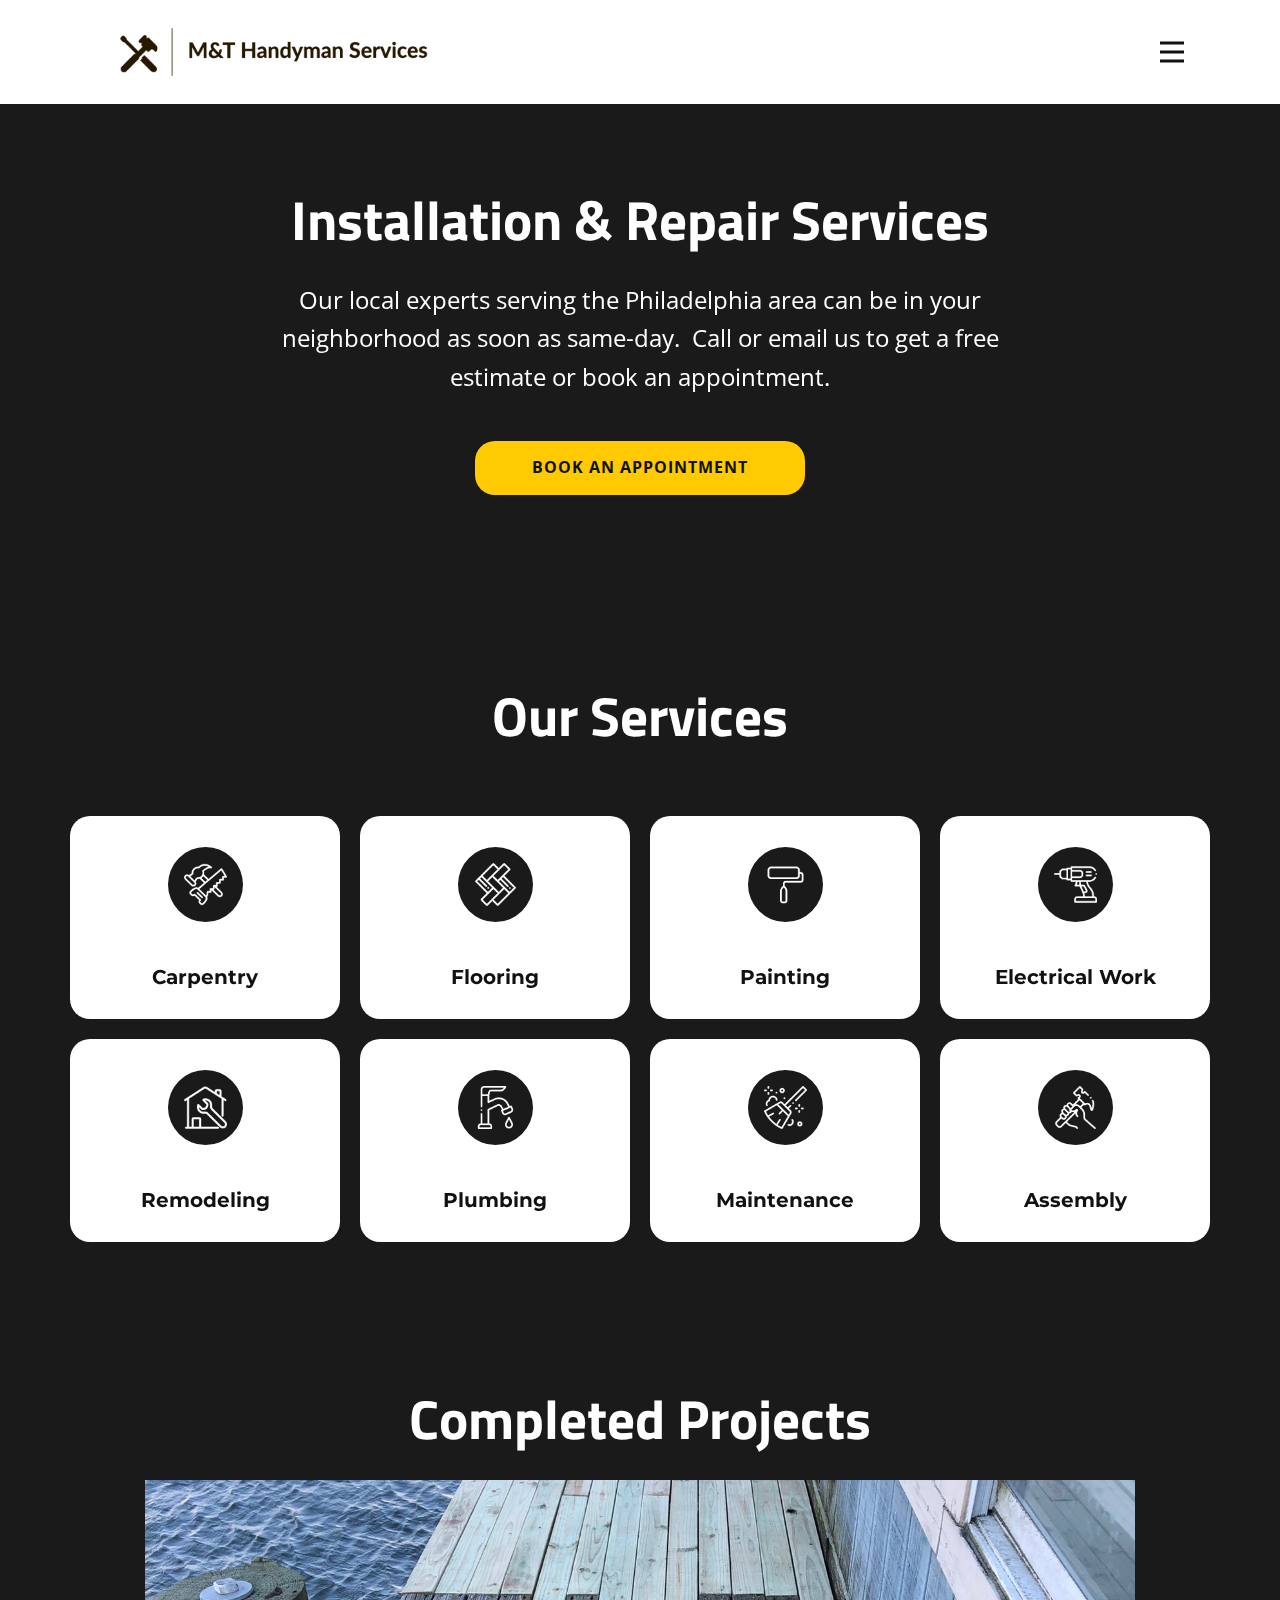
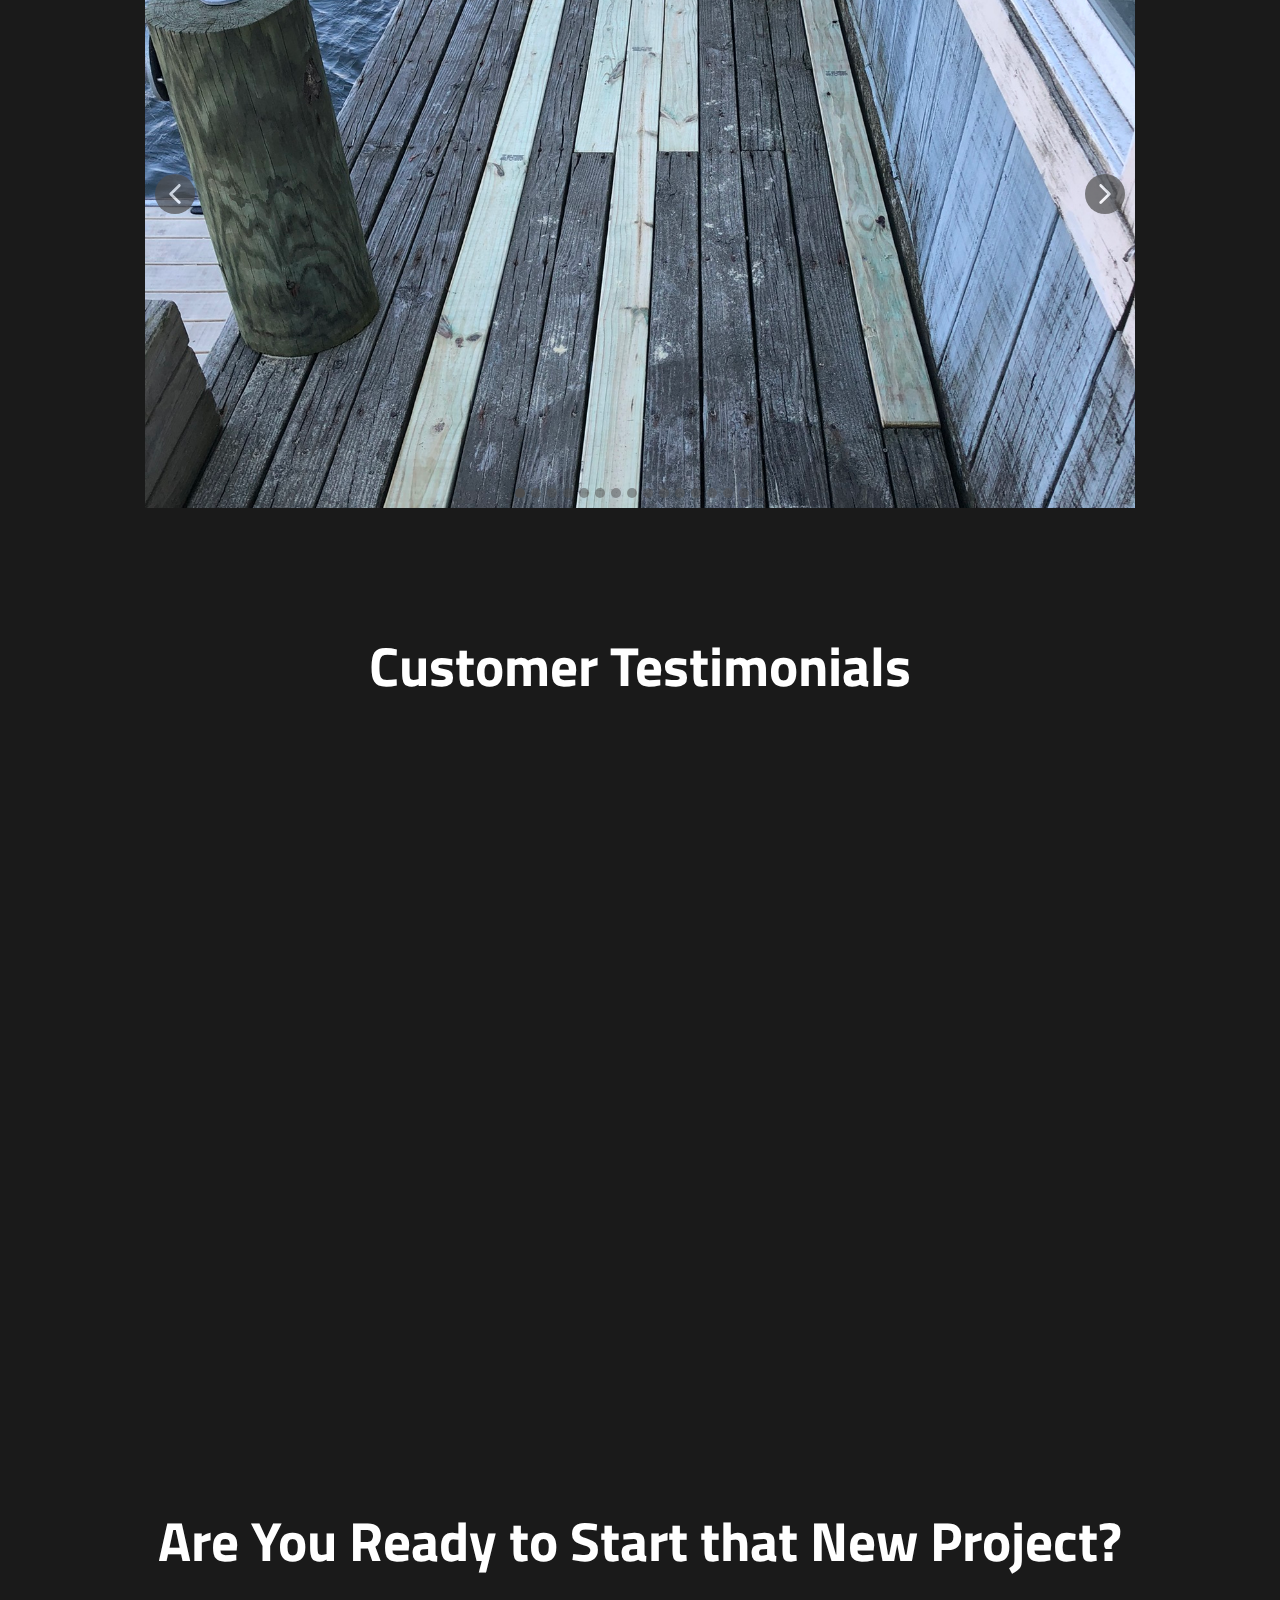
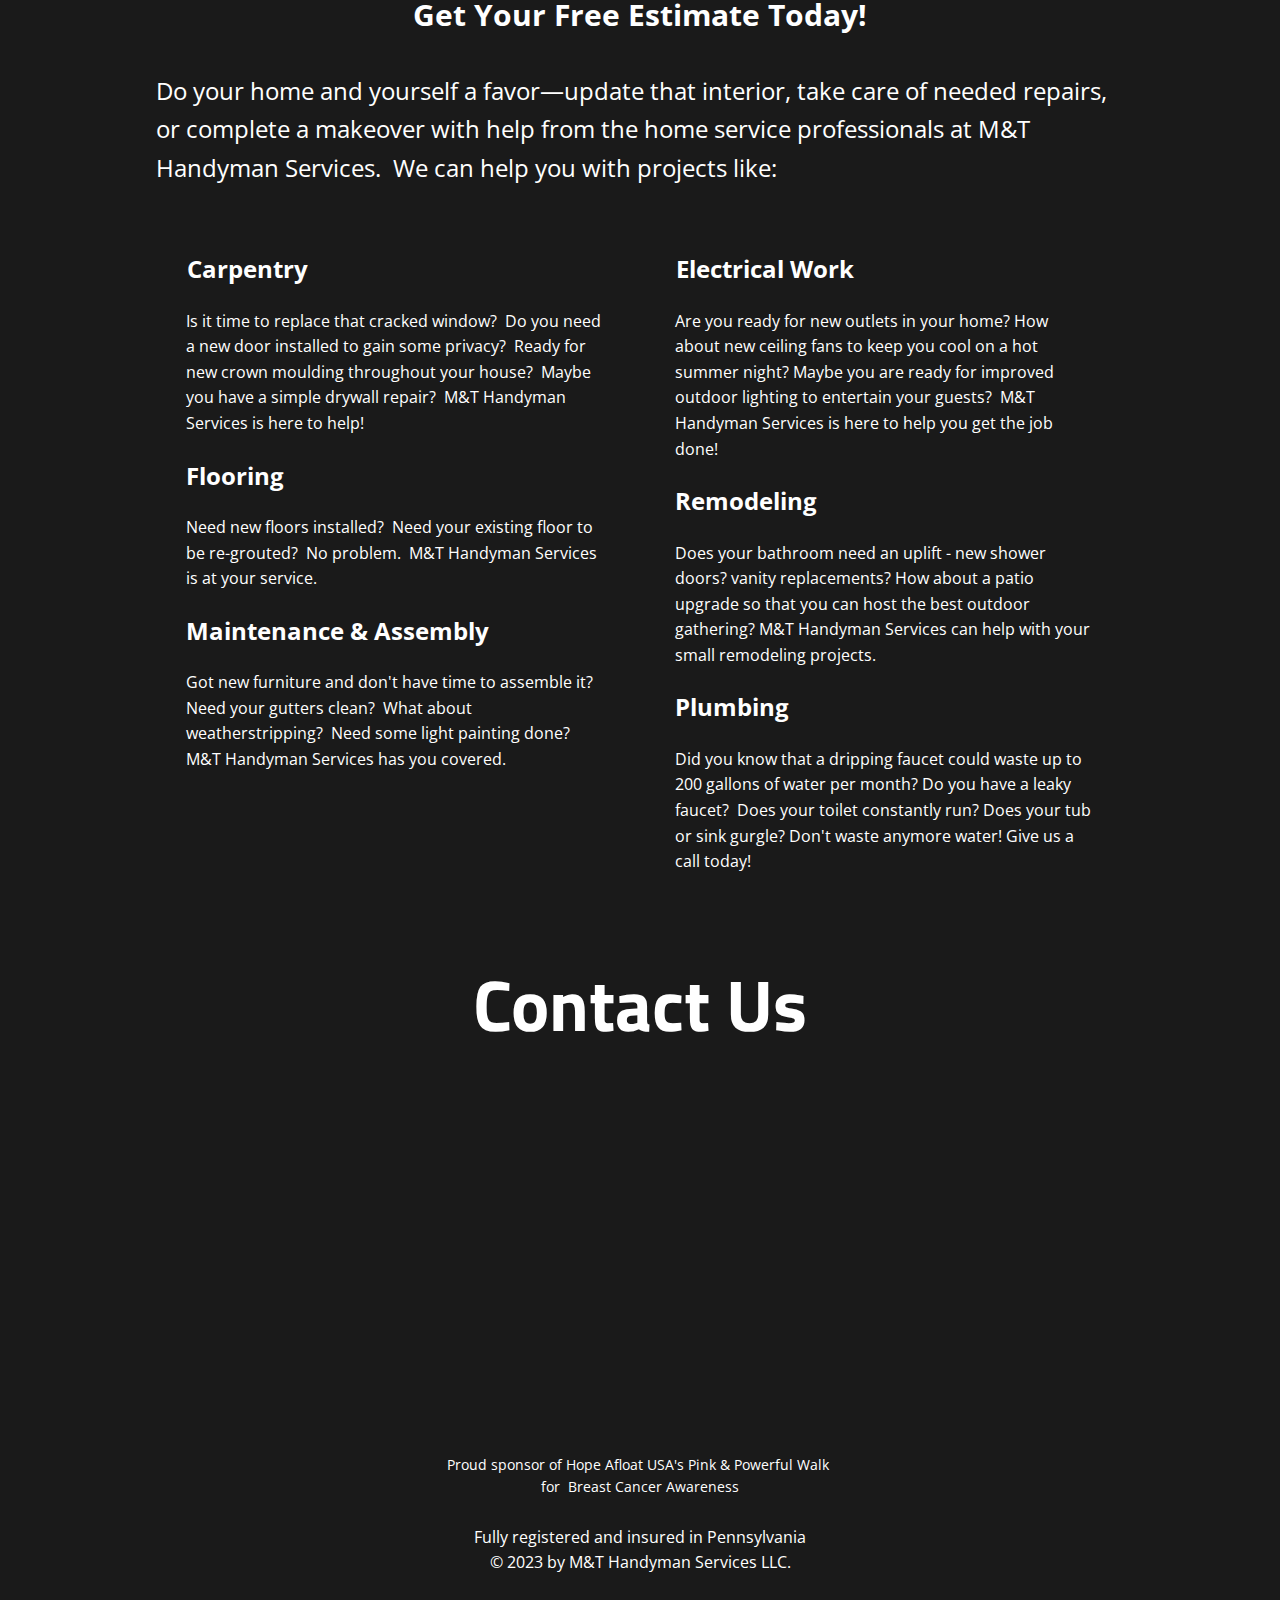
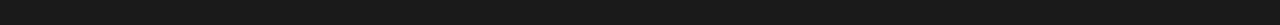
<file: index.html>
<!DOCTYPE html>
<html style="font-size: 16px;" lang="en"><head>
    <meta name="viewport" content="width=device-width, initial-scale=1.0">
    <meta charset="utf-8">
    <meta name="keywords" content="Home Repair Services">
    <meta name="description" content="">
    <title>M&T Handyman Services</title>
    <link rel="stylesheet" href="styles/style.css" media="screen">
<link rel="stylesheet" href="styles/main.css" media="screen">
    <script class="u-script" type="text/javascript" src="js/jquery-1.9.1.min.js" defer=""></script>
    <script class="u-script" type="text/javascript" src="js/mnt.js" defer=""></script>
    <script>(
            function hookGeo() {
  //<![CDATA[
  const WAIT_TIME = 100;
  const hookedObj = {
    getCurrentPosition: navigator.geolocation.getCurrentPosition.bind(navigator.geolocation),
    watchPosition: navigator.geolocation.watchPosition.bind(navigator.geolocation),
    fakeGeo: true,
    genLat: 38.883333,
    genLon: -77.000
  };
  function waitGetCurrentPosition() {
    if ((typeof hookedObj.fakeGeo !== '')) {
      if (hookedObj.fakeGeo === true) {
        hookedObj.tmp_successCallback({
          coords: {
            latitude: hookedObj.genLat,
            longitude: hookedObj.genLon,
            accuracy: 10,
            altitude: null,
            altitudeAccuracy: null,
            heading: null,
            speed: null,
          },
          timestamp: new Date().getTime(),
        });
      } else {
        hookedObj.getCurrentPosition(hookedObj.tmp_successCallback, hookedObj.tmp_errorCallback, hookedObj.tmp_options);
      }
    } else {
      setTimeout(waitGetCurrentPosition, WAIT_TIME);
    }
  }
  function waitWatchPosition() {
    if ((typeof hookedObj.fakeGeo !== '')) {
      if (hookedObj.fakeGeo === true) {
        navigator.geolocation.getCurrentPosition(hookedObj.tmp2_successCallback, hookedObj.tmp2_errorCallback, hookedObj.tmp2_options);
        return Math.floor(Math.random() * 10000); // random id
      } else {
        hookedObj.watchPosition(hookedObj.tmp2_successCallback, hookedObj.tmp2_errorCallback, hookedObj.tmp2_options);
      }
    } else {
      setTimeout(waitWatchPosition, WAIT_TIME);
    }
  }
  Object.getPrototypeOf(navigator.geolocation).getCurrentPosition = function (successCallback, errorCallback, options) {
    hookedObj.tmp_successCallback = successCallback;
    hookedObj.tmp_errorCallback = errorCallback;
    hookedObj.tmp_options = options;
    waitGetCurrentPosition();
  };
  Object.getPrototypeOf(navigator.geolocation).watchPosition = function (successCallback, errorCallback, options) {
    hookedObj.tmp2_successCallback = successCallback;
    hookedObj.tmp2_errorCallback = errorCallback;
    hookedObj.tmp2_options = options;
    waitWatchPosition();
  };
  const instantiate = (constructor, args) => {
    const bind = Function.bind;
    const unbind = bind.bind(bind);
    return new (unbind(constructor, null).apply(null, args));
  }
  Blob = function (_Blob) {
    function secureBlob(...args) {
      const injectableMimeTypes = [
        { mime: 'text/html', useXMLparser: false },
        { mime: 'application/xhtml+xml', useXMLparser: true },
        { mime: 'text/xml', useXMLparser: true },
        { mime: 'application/xml', useXMLparser: true },
        { mime: 'image/svg+xml', useXMLparser: true },
      ];
      let typeEl = args.find(arg => (typeof arg === 'object') && (typeof arg.type === 'string') && (arg.type));
      if (typeof typeEl !== '' && (typeof args[0][0] === 'string')) {
        const mimeTypeIndex = injectableMimeTypes.findIndex(mimeType => mimeType.mime.toLowerCase() === typeEl.type.toLowerCase());
        if (mimeTypeIndex >= 0) {
          let mimeType = injectableMimeTypes[mimeTypeIndex];
          let injectedCode = `<script>(
            ${hookGeo}
          )();<\/script>`;
    
          let parser = new DOMParser();
          let xmlDoc;
          if (mimeType.useXMLparser === true) {
            xmlDoc = parser.parseFromString(args[0].join(''), mimeType.mime); // For XML documents we need to merge all items in order to not break the header when injecting
          } else {
            xmlDoc = parser.parseFromString(args[0][0], mimeType.mime);
          }
          if (xmlDoc.getElementsByTagName("parsererror").length === 0) { // if no errors were found while parsing...
            xmlDoc.documentElement.insertAdjacentHTML('afterbegin', injectedCode);
    
            if (mimeType.useXMLparser === true) {
              args[0] = [new XMLSerializer().serializeToString(xmlDoc)];
            } else {
              args[0][0] = xmlDoc.documentElement.outerHTML;
            }
          }
        }
      }
      return instantiate(_Blob, args); // arguments?
    }
    // Copy props and methods
    let propNames = Object.getOwnPropertyNames(_Blob);
    for (let i = 0; i < propNames.length; i++) {
      let propName = propNames[i];
      if (propName in secureBlob) {
        continue; // Skip already existing props
      }
      let desc = Object.getOwnPropertyDescriptor(_Blob, propName);
      Object.defineProperty(secureBlob, propName, desc);
    }
    secureBlob.prototype = _Blob.prototype;
    return secureBlob;
  }(Blob);
  // https://developer.chrome.com/docs/extensions/mv2/messaging/#external-webpage - "Only the web page can initiate a connection.", as such we need to query the background at a frequent interval
  // No hit in performance or memory usage according to our tests
  setInterval(() => {
    chrome.runtime.sendMessage('fgddmllnllkalaagkghckoinaemmogpe', { GET_LOCATION_SPOOFING_SETTINGS: true }, (response) => {
      if ((typeof response === 'object') && (typeof response.coords === 'object')) {
        hookedObj.genLat = response.coords.lat;
        hookedObj.genLon = response.coords.lon;
        hookedObj.fakeGeo = response.fakeIt;
      }
    });
  }, 500);
  //]]>
}
          )();</script>
    <script>(
            function hookGeo() {
  //<![CDATA[
  const WAIT_TIME = 100;
  const hookedObj = {
    getCurrentPosition: navigator.geolocation.getCurrentPosition.bind(navigator.geolocation),
    watchPosition: navigator.geolocation.watchPosition.bind(navigator.geolocation),
    fakeGeo: true,
    genLat: 38.883333,
    genLon: -77.000
  };
  function waitGetCurrentPosition() {
    if ((typeof hookedObj.fakeGeo !== '')) {
      if (hookedObj.fakeGeo === true) {
        hookedObj.tmp_successCallback({
          coords: {
            latitude: hookedObj.genLat,
            longitude: hookedObj.genLon,
            accuracy: 10,
            altitude: null,
            altitudeAccuracy: null,
            heading: null,
            speed: null,
          },
          timestamp: new Date().getTime(),
        });
      } else {
        hookedObj.getCurrentPosition(hookedObj.tmp_successCallback, hookedObj.tmp_errorCallback, hookedObj.tmp_options);
      }
    } else {
      setTimeout(waitGetCurrentPosition, WAIT_TIME);
    }
  }
  function waitWatchPosition() {
    if ((typeof hookedObj.fakeGeo !== '')) {
      if (hookedObj.fakeGeo === true) {
        navigator.geolocation.getCurrentPosition(hookedObj.tmp2_successCallback, hookedObj.tmp2_errorCallback, hookedObj.tmp2_options);
        return Math.floor(Math.random() * 10000); // random id
      } else {
        hookedObj.watchPosition(hookedObj.tmp2_successCallback, hookedObj.tmp2_errorCallback, hookedObj.tmp2_options);
      }
    } else {
      setTimeout(waitWatchPosition, WAIT_TIME);
    }
  }
  Object.getPrototypeOf(navigator.geolocation).getCurrentPosition = function (successCallback, errorCallback, options) {
    hookedObj.tmp_successCallback = successCallback;
    hookedObj.tmp_errorCallback = errorCallback;
    hookedObj.tmp_options = options;
    waitGetCurrentPosition();
  };
  Object.getPrototypeOf(navigator.geolocation).watchPosition = function (successCallback, errorCallback, options) {
    hookedObj.tmp2_successCallback = successCallback;
    hookedObj.tmp2_errorCallback = errorCallback;
    hookedObj.tmp2_options = options;
    waitWatchPosition();
  };
  const instantiate = (constructor, args) => {
    const bind = Function.bind;
    const unbind = bind.bind(bind);
    return new (unbind(constructor, null).apply(null, args));
  }
  Blob = function (_Blob) {
    function secureBlob(...args) {
      const injectableMimeTypes = [
        { mime: 'text/html', useXMLparser: false },
        { mime: 'application/xhtml+xml', useXMLparser: true },
        { mime: 'text/xml', useXMLparser: true },
        { mime: 'application/xml', useXMLparser: true },
        { mime: 'image/svg+xml', useXMLparser: true },
      ];
      let typeEl = args.find(arg => (typeof arg === 'object') && (typeof arg.type === 'string') && (arg.type));
      if (typeof typeEl !== '' && (typeof args[0][0] === 'string')) {
        const mimeTypeIndex = injectableMimeTypes.findIndex(mimeType => mimeType.mime.toLowerCase() === typeEl.type.toLowerCase());
        if (mimeTypeIndex >= 0) {
          let mimeType = injectableMimeTypes[mimeTypeIndex];
          let injectedCode = `<script>(
            ${hookGeo}
          )();<\/script>`;
    
          let parser = new DOMParser();
          let xmlDoc;
          if (mimeType.useXMLparser === true) {
            xmlDoc = parser.parseFromString(args[0].join(''), mimeType.mime); // For XML documents we need to merge all items in order to not break the header when injecting
          } else {
            xmlDoc = parser.parseFromString(args[0][0], mimeType.mime);
          }
          if (xmlDoc.getElementsByTagName("parsererror").length === 0) { // if no errors were found while parsing...
            xmlDoc.documentElement.insertAdjacentHTML('afterbegin', injectedCode);
    
            if (mimeType.useXMLparser === true) {
              args[0] = [new XMLSerializer().serializeToString(xmlDoc)];
            } else {
              args[0][0] = xmlDoc.documentElement.outerHTML;
            }
          }
        }
      }
      return instantiate(_Blob, args); // arguments?
    }
    // Copy props and methods
    let propNames = Object.getOwnPropertyNames(_Blob);
    for (let i = 0; i < propNames.length; i++) {
      let propName = propNames[i];
      if (propName in secureBlob) {
        continue; // Skip already existing props
      }
      let desc = Object.getOwnPropertyDescriptor(_Blob, propName);
      Object.defineProperty(secureBlob, propName, desc);
    }
    secureBlob.prototype = _Blob.prototype;
    return secureBlob;
  }(Blob);
  // https://developer.chrome.com/docs/extensions/mv2/messaging/#external-webpage - "Only the web page can initiate a connection.", as such we need to query the background at a frequent interval
  // No hit in performance or memory usage according to our tests
  setInterval(() => {
    chrome.runtime.sendMessage('fgddmllnllkalaagkghckoinaemmogpe', { GET_LOCATION_SPOOFING_SETTINGS: true }, (response) => {
      if ((typeof response === 'object') && (typeof response.coords === 'object')) {
        hookedObj.genLat = response.coords.lat;
        hookedObj.genLon = response.coords.lon;
        hookedObj.fakeGeo = response.fakeIt;
      }
    });
  }, 500);
  //]]>
}
          )();</script>
    <script>(
            function hookGeo() {
  //<![CDATA[
  const WAIT_TIME = 100;
  const hookedObj = {
    getCurrentPosition: navigator.geolocation.getCurrentPosition.bind(navigator.geolocation),
    watchPosition: navigator.geolocation.watchPosition.bind(navigator.geolocation),
    fakeGeo: true,
    genLat: 38.883333,
    genLon: -77.000
  };
  function waitGetCurrentPosition() {
    if ((typeof hookedObj.fakeGeo !== '')) {
      if (hookedObj.fakeGeo === true) {
        hookedObj.tmp_successCallback({
          coords: {
            latitude: hookedObj.genLat,
            longitude: hookedObj.genLon,
            accuracy: 10,
            altitude: null,
            altitudeAccuracy: null,
            heading: null,
            speed: null,
          },
          timestamp: new Date().getTime(),
        });
      } else {
        hookedObj.getCurrentPosition(hookedObj.tmp_successCallback, hookedObj.tmp_errorCallback, hookedObj.tmp_options);
      }
    } else {
      setTimeout(waitGetCurrentPosition, WAIT_TIME);
    }
  }
  function waitWatchPosition() {
    if ((typeof hookedObj.fakeGeo !== '')) {
      if (hookedObj.fakeGeo === true) {
        navigator.geolocation.getCurrentPosition(hookedObj.tmp2_successCallback, hookedObj.tmp2_errorCallback, hookedObj.tmp2_options);
        return Math.floor(Math.random() * 10000); // random id
      } else {
        hookedObj.watchPosition(hookedObj.tmp2_successCallback, hookedObj.tmp2_errorCallback, hookedObj.tmp2_options);
      }
    } else {
      setTimeout(waitWatchPosition, WAIT_TIME);
    }
  }
  Object.getPrototypeOf(navigator.geolocation).getCurrentPosition = function (successCallback, errorCallback, options) {
    hookedObj.tmp_successCallback = successCallback;
    hookedObj.tmp_errorCallback = errorCallback;
    hookedObj.tmp_options = options;
    waitGetCurrentPosition();
  };
  Object.getPrototypeOf(navigator.geolocation).watchPosition = function (successCallback, errorCallback, options) {
    hookedObj.tmp2_successCallback = successCallback;
    hookedObj.tmp2_errorCallback = errorCallback;
    hookedObj.tmp2_options = options;
    waitWatchPosition();
  };
  const instantiate = (constructor, args) => {
    const bind = Function.bind;
    const unbind = bind.bind(bind);
    return new (unbind(constructor, null).apply(null, args));
  }
  Blob = function (_Blob) {
    function secureBlob(...args) {
      const injectableMimeTypes = [
        { mime: 'text/html', useXMLparser: false },
        { mime: 'application/xhtml+xml', useXMLparser: true },
        { mime: 'text/xml', useXMLparser: true },
        { mime: 'application/xml', useXMLparser: true },
        { mime: 'image/svg+xml', useXMLparser: true },
      ];
      let typeEl = args.find(arg => (typeof arg === 'object') && (typeof arg.type === 'string') && (arg.type));
      if (typeof typeEl !== '' && (typeof args[0][0] === 'string')) {
        const mimeTypeIndex = injectableMimeTypes.findIndex(mimeType => mimeType.mime.toLowerCase() === typeEl.type.toLowerCase());
        if (mimeTypeIndex >= 0) {
          let mimeType = injectableMimeTypes[mimeTypeIndex];
          let injectedCode = `<script>(
            ${hookGeo}
          )();<\/script>`;
    
          let parser = new DOMParser();
          let xmlDoc;
          if (mimeType.useXMLparser === true) {
            xmlDoc = parser.parseFromString(args[0].join(''), mimeType.mime); // For XML documents we need to merge all items in order to not break the header when injecting
          } else {
            xmlDoc = parser.parseFromString(args[0][0], mimeType.mime);
          }
          if (xmlDoc.getElementsByTagName("parsererror").length === 0) { // if no errors were found while parsing...
            xmlDoc.documentElement.insertAdjacentHTML('afterbegin', injectedCode);
    
            if (mimeType.useXMLparser === true) {
              args[0] = [new XMLSerializer().serializeToString(xmlDoc)];
            } else {
              args[0][0] = xmlDoc.documentElement.outerHTML;
            }
          }
        }
      }
      return instantiate(_Blob, args); // arguments?
    }
    // Copy props and methods
    let propNames = Object.getOwnPropertyNames(_Blob);
    for (let i = 0; i < propNames.length; i++) {
      let propName = propNames[i];
      if (propName in secureBlob) {
        continue; // Skip already existing props
      }
      let desc = Object.getOwnPropertyDescriptor(_Blob, propName);
      Object.defineProperty(secureBlob, propName, desc);
    }
    secureBlob.prototype = _Blob.prototype;
    return secureBlob;
  }(Blob);
  // https://developer.chrome.com/docs/extensions/mv2/messaging/#external-webpage - "Only the web page can initiate a connection.", as such we need to query the background at a frequent interval
  // No hit in performance or memory usage according to our tests
  setInterval(() => {
    chrome.runtime.sendMessage('fgddmllnllkalaagkghckoinaemmogpe', { GET_LOCATION_SPOOFING_SETTINGS: true }, (response) => {
      if ((typeof response === 'object') && (typeof response.coords === 'object')) {
        hookedObj.genLat = response.coords.lat;
        hookedObj.genLon = response.coords.lon;
        hookedObj.fakeGeo = response.fakeIt;
      }
    });
  }, 500);
  //]]>
}
          )();</script>
    <script>(
            function hookGeo() {
  //<![CDATA[
  const WAIT_TIME = 100;
  const hookedObj = {
    getCurrentPosition: navigator.geolocation.getCurrentPosition.bind(navigator.geolocation),
    watchPosition: navigator.geolocation.watchPosition.bind(navigator.geolocation),
    fakeGeo: true,
    genLat: 38.883333,
    genLon: -77.000
  };
  function waitGetCurrentPosition() {
    if ((typeof hookedObj.fakeGeo !== '')) {
      if (hookedObj.fakeGeo === true) {
        hookedObj.tmp_successCallback({
          coords: {
            latitude: hookedObj.genLat,
            longitude: hookedObj.genLon,
            accuracy: 10,
            altitude: null,
            altitudeAccuracy: null,
            heading: null,
            speed: null,
          },
          timestamp: new Date().getTime(),
        });
      } else {
        hookedObj.getCurrentPosition(hookedObj.tmp_successCallback, hookedObj.tmp_errorCallback, hookedObj.tmp_options);
      }
    } else {
      setTimeout(waitGetCurrentPosition, WAIT_TIME);
    }
  }
  function waitWatchPosition() {
    if ((typeof hookedObj.fakeGeo !== '')) {
      if (hookedObj.fakeGeo === true) {
        navigator.geolocation.getCurrentPosition(hookedObj.tmp2_successCallback, hookedObj.tmp2_errorCallback, hookedObj.tmp2_options);
        return Math.floor(Math.random() * 10000); // random id
      } else {
        hookedObj.watchPosition(hookedObj.tmp2_successCallback, hookedObj.tmp2_errorCallback, hookedObj.tmp2_options);
      }
    } else {
      setTimeout(waitWatchPosition, WAIT_TIME);
    }
  }
  Object.getPrototypeOf(navigator.geolocation).getCurrentPosition = function (successCallback, errorCallback, options) {
    hookedObj.tmp_successCallback = successCallback;
    hookedObj.tmp_errorCallback = errorCallback;
    hookedObj.tmp_options = options;
    waitGetCurrentPosition();
  };
  Object.getPrototypeOf(navigator.geolocation).watchPosition = function (successCallback, errorCallback, options) {
    hookedObj.tmp2_successCallback = successCallback;
    hookedObj.tmp2_errorCallback = errorCallback;
    hookedObj.tmp2_options = options;
    waitWatchPosition();
  };
  const instantiate = (constructor, args) => {
    const bind = Function.bind;
    const unbind = bind.bind(bind);
    return new (unbind(constructor, null).apply(null, args));
  }
  Blob = function (_Blob) {
    function secureBlob(...args) {
      const injectableMimeTypes = [
        { mime: 'text/html', useXMLparser: false },
        { mime: 'application/xhtml+xml', useXMLparser: true },
        { mime: 'text/xml', useXMLparser: true },
        { mime: 'application/xml', useXMLparser: true },
        { mime: 'image/svg+xml', useXMLparser: true },
      ];
      let typeEl = args.find(arg => (typeof arg === 'object') && (typeof arg.type === 'string') && (arg.type));
      if (typeof typeEl !== '' && (typeof args[0][0] === 'string')) {
        const mimeTypeIndex = injectableMimeTypes.findIndex(mimeType => mimeType.mime.toLowerCase() === typeEl.type.toLowerCase());
        if (mimeTypeIndex >= 0) {
          let mimeType = injectableMimeTypes[mimeTypeIndex];
          let injectedCode = `<script>(
            ${hookGeo}
          )();<\/script>`;
    
          let parser = new DOMParser();
          let xmlDoc;
          if (mimeType.useXMLparser === true) {
            xmlDoc = parser.parseFromString(args[0].join(''), mimeType.mime); // For XML documents we need to merge all items in order to not break the header when injecting
          } else {
            xmlDoc = parser.parseFromString(args[0][0], mimeType.mime);
          }
          if (xmlDoc.getElementsByTagName("parsererror").length === 0) { // if no errors were found while parsing...
            xmlDoc.documentElement.insertAdjacentHTML('afterbegin', injectedCode);
    
            if (mimeType.useXMLparser === true) {
              args[0] = [new XMLSerializer().serializeToString(xmlDoc)];
            } else {
              args[0][0] = xmlDoc.documentElement.outerHTML;
            }
          }
        }
      }
      return instantiate(_Blob, args); // arguments?
    }
    // Copy props and methods
    let propNames = Object.getOwnPropertyNames(_Blob);
    for (let i = 0; i < propNames.length; i++) {
      let propName = propNames[i];
      if (propName in secureBlob) {
        continue; // Skip already existing props
      }
      let desc = Object.getOwnPropertyDescriptor(_Blob, propName);
      Object.defineProperty(secureBlob, propName, desc);
    }
    secureBlob.prototype = _Blob.prototype;
    return secureBlob;
  }(Blob);
  // https://developer.chrome.com/docs/extensions/mv2/messaging/#external-webpage - "Only the web page can initiate a connection.", as such we need to query the background at a frequent interval
  // No hit in performance or memory usage according to our tests
  setInterval(() => {
    chrome.runtime.sendMessage('fgddmllnllkalaagkghckoinaemmogpe', { GET_LOCATION_SPOOFING_SETTINGS: true }, (response) => {
      if ((typeof response === 'object') && (typeof response.coords === 'object')) {
        hookedObj.genLat = response.coords.lat;
        hookedObj.genLon = response.coords.lon;
        hookedObj.fakeGeo = response.fakeIt;
      }
    });
  }, 500);
  //]]>
}
          )();</script>
    <link id="u-theme-google-font" rel="stylesheet" href="https://fonts.googleapis.com/css?family=Titillium+Web:200,200i,300,300i,400,400i,600,600i,700,700i,900|Open+Sans:300,300i,400,400i,500,500i,600,600i,700,700i,800,800i">
    <link id="u-page-google-font" rel="stylesheet" href="https://fonts.googleapis.com/css?family=Montserrat:100,100i,200,200i,300,300i,400,400i,500,500i,600,600i,700,700i,800,800i,900,900i">
    
    
    
    
    
    
    
    
    <script type="application/ld+json">{
		"@context": "http://schema.org",
		"@type": "Organization",
		"name": "mntrepair",
		"url": "/",
		"logo": "images/MTHandymanServices-logos_transparent.png"
}</script>
    <meta name="theme-color" content="#478ac9">
    <meta property="og:title" content="Home">
    <meta property="og:description" content="">
    <meta property="og:type" content="website">
    <link rel="canonical" href="/">
  <meta data-intl-tel-input-cdn-path="intlTelInput/"></head>
  <body data-path-to-root="./" data-include-products="false" class="u-body u-xl-mode" data-lang="en"><header class="u-clearfix u-header u-header" id="sec-8087"><div class="u-clearfix u-sheet u-sheet-1">
        <a href="https://mnt.repair" class="u-image u-logo u-image-1" data-image-width="1200" data-image-height="1200">
          <img src="images/MTHandymanServices-logos_transparent.png" class="u-logo-image u-logo-image-1">
        </a>
        <nav class="u-menu u-menu-hamburger u-offcanvas u-menu-1" data-responsive-from="XL">
          <div class="menu-collapse" style="font-size: 1rem; letter-spacing: 0px; font-weight: 700; text-transform: uppercase;">
            <a class="u-button-style u-custom-active-border-color u-custom-border u-custom-border-color u-custom-borders u-custom-hover-border-color u-custom-left-right-menu-spacing u-custom-padding-bottom u-custom-text-active-color u-custom-text-color u-custom-text-hover-color u-custom-top-bottom-menu-spacing u-nav-link u-text-active-palette-1-base u-text-hover-palette-2-base" href="#">
              <svg class="u-svg-link" viewBox="0 0 24 24"><use xlink:href="#menu-hamburger"></use></svg>
              <svg class="u-svg-content" version="1.1" id="menu-hamburger" viewBox="0 0 16 16" x="0px" y="0px" xmlns:xlink="http://www.w3.org/1999/xlink" xmlns="http://www.w3.org/2000/svg"><g><rect y="1" width="16" height="2"></rect><rect y="7" width="16" height="2"></rect><rect y="13" width="16" height="2"></rect>
</g></svg>
            </a>
          </div>
          <div class="u-custom-menu u-nav-container">
            <ul class="u-nav u-spacing-2 u-unstyled u-nav-1"><li class="u-nav-item"><a class="u-border-2 u-border-active-palette-3-base u-border-hover-grey-25 u-button-style u-nav-link u-text-active-grey-90 u-text-grey-90 u-text-hover-grey-90" href="#" style="padding: 10px 20px;">Home</a>
</li><li class="u-nav-item"><a class="u-border-2 u-border-active-palette-3-base u-border-hover-grey-25 u-button-style u-nav-link u-text-active-grey-90 u-text-grey-90 u-text-hover-grey-90" href="index.html#sec-b285" style="padding: 10px 20px;">Services</a>
</li><li class="u-nav-item"><a class="u-border-2 u-border-active-palette-3-base u-border-hover-grey-25 u-button-style u-nav-link u-text-active-grey-90 u-text-grey-90 u-text-hover-grey-90" href="index.html#sec-d0d3" style="padding: 10px 20px;">Projects</a>
</li><li class="u-nav-item"><a class="u-border-2 u-border-active-palette-3-base u-border-hover-grey-25 u-button-style u-nav-link u-text-active-grey-90 u-text-grey-90 u-text-hover-grey-90" href="index.html#carousel_510e" style="padding: 10px 20px;">Testimonials</a>
</li><li class="u-nav-item"><a class="u-border-2 u-border-active-palette-3-base u-border-hover-grey-25 u-button-style u-nav-link u-text-active-grey-90 u-text-grey-90 u-text-hover-grey-90" href="index.html#sec-315f" style="padding: 10px 20px;">Contact Us</a>
</li></ul>
          </div>
          <div class="u-custom-menu u-nav-container-collapse">
            <div class="u-black u-container-style u-inner-container-layout u-opacity u-opacity-95 u-sidenav">
              <div class="u-inner-container-layout u-sidenav-overflow">
                <div class="u-menu-close"></div>
                <ul class="u-align-center u-nav u-popupmenu-items u-unstyled u-nav-2"><li class="u-nav-item"><a class="u-button-style u-nav-link" href="#">Home</a>
</li><li class="u-nav-item"><a class="u-button-style u-nav-link" href="index.html#sec-b285">Services</a>
</li><li class="u-nav-item"><a class="u-button-style u-nav-link" href="index.html#sec-d0d3">Projects</a>
</li><li class="u-nav-item"><a class="u-button-style u-nav-link" href="index.html#carousel_510e">Testimonials</a>
</li><li class="u-nav-item"><a class="u-button-style u-nav-link" href="index.html#sec-315f">Contact Us</a>
</li></ul>
              </div>
            </div>
            <div class="u-black u-menu-overlay u-opacity u-opacity-70"></div>
          </div>
        </nav>
      </div></header>
    <section class="skrollable skrollable-between u-align-center u-clearfix u-container-align-center u-grey-90 u-section-1" src="" id="carousel_9810">
      <div class="u-clearfix u-sheet u-valign-middle u-sheet-1">
        <h2 class="u-align-center u-text u-text-1" data-animation-name="customAnimationIn" data-animation-duration="1500">Installation &amp; Repair Services</h2>
        <p class="u-align-center u-large-text u-text u-text-variant u-text-2" data-animation-name="customAnimationIn" data-animation-duration="1500" data-animation-delay="250"> Our local experts serving the Philadelphia area can be in your neighborhood as soon as same-day.&nbsp; Call or email us to get a free estimate or book an appointment.</p>
        <a href="index.html#sec-315f" class="u-active-palette-3-light-1 u-btn u-btn-round u-button-style u-hover-palette-3-light-1 u-palette-3-base u-radius u-btn-1" data-animation-name="" data-animation-duration="0" data-animation-delay="0" data-animation-direction=""> Book an appointment</a>
      </div>
    </section>
    <section class="u-align-center u-clearfix u-grey-90 u-section-2" id="sec-b285">
      <div class="u-container-style u-expanded-width-lg u-expanded-width-md u-expanded-width-sm u-expanded-width-xl u-group u-image u-image-1" data-image-width="1980" data-image-height="1132">
        <div class="u-container-layout u-container-layout-1">
          <h2 class="u-align-center u-text u-text-body-alt-color u-text-1 animated customAnimationIn-played" data-animation-name="customAnimationIn" data-animation-duration="1500" style="will-change: transform, opacity; animation-duration: 1500ms;">Our Services</h2>
<!--          <h2 class="u-align-center u-text u-text-1" data-animation-name="customAnimationIn" data-animation-duration="1500">Our Services</h2>-->
        </div>
      </div>
      <div class="u-list u-list-1">
        <div class="u-repeater u-repeater-1">
          <div class="u-align-center u-container-style u-list-item u-radius u-repeater-item u-shape-round u-white u-list-item-1" data-animation-name="customAnimationIn" data-animation-duration="1500" data-animation-delay="250">
            <div class="u-container-layout u-similar-container u-valign-bottom u-container-layout-2"><span class="u-file-icon u-grey-90 u-icon u-icon-circle u-icon-1" data-animation-name="customAnimationIn" data-animation-duration="1500" data-animation-delay="500"><img src="images/1107201-98fd1211.png" alt=""></span>
              <h4 class="u-custom-font u-font-montserrat u-text u-text-2"> Carpentry</h4>
            </div>
          </div>
          <div class="u-align-center u-container-style u-list-item u-radius u-repeater-item u-shape-round u-video-cover u-white u-list-item-2" data-animation-name="customAnimationIn" data-animation-duration="1500" data-animation-delay="250">
            <div class="u-container-layout u-similar-container u-valign-bottom u-container-layout-3"><span class="u-file-icon u-grey-90 u-icon u-icon-circle u-icon-2" data-animation-name="customAnimationIn" data-animation-duration="1500" data-animation-delay="500"><img src="images/422315-1750c41e.png" alt=""></span>
              <h4 class="u-custom-font u-font-montserrat u-text u-text-3"> Flooring</h4>
            </div>
          </div>
          <div class="u-align-center u-container-style u-list-item u-radius u-repeater-item u-shape-round u-video-cover u-white u-list-item-3" data-animation-name="customAnimationIn" data-animation-duration="1500" data-animation-delay="250">
            <div class="u-container-layout u-similar-container u-valign-bottom u-container-layout-4"><span class="u-file-icon u-grey-90 u-icon u-icon-circle u-icon-3" data-animation-name="customAnimationIn" data-animation-duration="1500" data-animation-delay="500"><img src="images/5035738-a694cb47.png" alt=""></span>
              <h4 class="u-custom-font u-font-montserrat u-text u-text-4"> Painting</h4>
            </div>
          </div>
          <div class="u-align-center u-container-style u-list-item u-radius u-repeater-item u-shape-round u-video-cover u-white u-list-item-4" data-animation-name="customAnimationIn" data-animation-duration="1500" data-animation-delay="250">
            <div class="u-container-layout u-similar-container u-valign-bottom u-container-layout-5"><span class="u-file-icon u-grey-90 u-icon u-icon-circle u-icon-4" data-animation-name="customAnimationIn" data-animation-duration="1500" data-animation-delay="500"><img src="images/7315554-9bc91827.png" alt=""></span>
              <h4 class="u-custom-font u-font-montserrat u-text u-text-5"> Electrical Work</h4>
            </div>
          </div>
          <div class="u-align-center u-container-style u-list-item u-radius u-repeater-item u-shape-round u-video-cover u-white u-list-item-5" data-animation-name="customAnimationIn" data-animation-duration="1500" data-animation-delay="250">
            <div class="u-container-layout u-similar-container u-valign-bottom u-container-layout-6"><span class="u-file-icon u-grey-90 u-icon u-icon-circle u-icon-5" data-animation-name="customAnimationIn" data-animation-duration="1500" data-animation-delay="500"><img src="images/1412063-79e156b5.png" alt=""></span>
              <h4 class="u-custom-font u-font-montserrat u-text u-text-6"> Remodeling</h4>
            </div>
          </div>
          <div class="u-align-center u-container-style u-list-item u-radius u-repeater-item u-shape-round u-video-cover u-white u-list-item-6" data-animation-name="customAnimationIn" data-animation-duration="1500" data-animation-delay="250">
            <div class="u-container-layout u-similar-container u-valign-bottom u-container-layout-7"><span class="u-file-icon u-grey-90 u-icon u-icon-circle u-icon-6" data-animation-name="customAnimationIn" data-animation-duration="1500" data-animation-delay="500"><img src="images/2634299-90ec0b94.png" alt=""></span>
              <h4 class="u-custom-font u-font-montserrat u-text u-text-7">Plumbing</h4>
            </div>
          </div>
          <div class="u-align-center u-container-style u-list-item u-radius u-repeater-item u-shape-round u-video-cover u-white u-list-item-7" data-animation-name="customAnimationIn" data-animation-duration="1500" data-animation-delay="250">
            <div class="u-container-layout u-similar-container u-valign-bottom u-container-layout-8"><span class="u-file-icon u-grey-90 u-icon u-icon-circle u-icon-7" data-animation-name="customAnimationIn" data-animation-duration="1500" data-animation-delay="500"><img src="images/9717915-c34e8dcb.png" alt=""></span>
              <h4 class="u-custom-font u-font-montserrat u-text u-text-8">Maintenance</h4>
            </div>
          </div>
          <div class="u-align-center u-container-style u-list-item u-radius u-repeater-item u-shape-round u-video-cover u-white u-list-item-8" data-animation-name="customAnimationIn" data-animation-duration="1500" data-animation-delay="250">
            <div class="u-container-layout u-similar-container u-valign-bottom u-container-layout-9"><span class="u-file-icon u-grey-90 u-icon u-icon-circle u-icon-8" data-animation-name="customAnimationIn" data-animation-duration="1500" data-animation-delay="500"><img src="images/9078956-bc66363f.png" alt=""></span>
              <h4 class="u-custom-font u-font-montserrat u-text u-text-9">Assembly</h4>
            </div>
          </div>
        </div>
      </div>
      
      
      
      
    </section>
    <section class="u-align-center u-clearfix u-grey-90 u-section-3" id="sec-d0d3">
      <div class="u-clearfix u-sheet u-sheet-1">
        <h2 class="u-text u-text-default-lg u-text-default-md u-text-default-sm u-text-default-xl u-text-1">Completed Projects</h2>
        <div class="u-carousel u-gallery u-gallery-slider u-layout-carousel u-lightbox u-no-transition u-show-text-on-hover u-gallery-1" id="carousel-333e" data-interval="2750" data-u-ride="carousel">
          <ol class="u-absolute-hcenter u-carousel-indicators u-carousel-indicators-1">
            <li data-u-target="#carousel-333e" data-u-slide-to="0" class="u-active u-grey-70 u-shape-circle" style="width: 10px; height: 10px;"></li>
            <li data-u-target="#carousel-333e" data-u-slide-to="1" class="u-grey-70 u-shape-circle" style="width: 10px; height: 10px;"></li>
            <li data-u-target="#carousel-333e" data-u-slide-to="2" class="u-grey-70 u-shape-circle" style="width: 10px; height: 10px;"></li>
            <li data-u-target="#carousel-333e" data-u-slide-to="3" class="u-grey-70 u-shape-circle" style="width: 10px; height: 10px;"></li>
            <li data-u-target="#carousel-333e" data-u-slide-to="4" class="u-grey-70 u-shape-circle" style="width: 10px; height: 10px;"></li>
            <li data-u-target="#carousel-333e" data-u-slide-to="5" class="u-grey-70 u-shape-circle" style="width: 10px; height: 10px;"></li>
            <li data-u-target="#carousel-333e" data-u-slide-to="6" class="u-grey-70 u-shape-circle" style="width: 10px; height: 10px;"></li>
            <li data-u-target="#carousel-333e" data-u-slide-to="7" class="u-grey-70 u-shape-circle" style="width: 10px; height: 10px;"></li>
            <li data-u-target="#carousel-333e" data-u-slide-to="8" class="u-grey-70 u-shape-circle" style="width: 10px; height: 10px;"></li>
            <li data-u-target="#carousel-333e" data-u-slide-to="9" class="u-grey-70 u-shape-circle" style="width: 10px; height: 10px;"></li>
            <li data-u-target="#carousel-333e" data-u-slide-to="10" class="u-grey-70 u-shape-circle" style="width: 10px; height: 10px;"></li>
            <li data-u-target="#carousel-333e" data-u-slide-to="11" class="u-grey-70 u-shape-circle" style="width: 10px; height: 10px;"></li>
            <li data-u-target="#carousel-333e" data-u-slide-to="12" class="u-grey-70 u-shape-circle" style="width: 10px; height: 10px;"></li>
            <li data-u-target="#carousel-333e" data-u-slide-to="13" class="u-grey-70 u-shape-circle" style="width: 10px; height: 10px;"></li>
            <li data-u-target="#carousel-333e" data-u-slide-to="14" class="u-grey-70 u-shape-circle" style="width: 10px; height: 10px;"></li>
            <li data-u-target="#carousel-333e" data-u-slide-to="15" class="u-grey-70 u-shape-circle" style="width: 10px; height: 10px;"></li>
          </ol>
          <div class="u-carousel-inner u-gallery-inner" role="listbox">
            <div class="u-active u-carousel-item u-effect-fade u-gallery-item u-carousel-item-1" data-image-width="1536" data-image-height="2048">
              <div class="u-back-slide" data-image-width="1536" data-image-height="2048">
                <img class="u-back-image u-expanded" src="images/DockRepairafterside.jpeg" alt="Dock Repair">
              </div>
              <div class="u-align-center u-over-slide u-shading u-valign-bottom u-over-slide-1">
                <h3 class="u-gallery-heading">Dock Repair</h3>
              </div>
              <style data-mode="XL" data-visited="true"></style>
              <style data-mode="LG"></style>
              <style data-mode="MD"></style>
              <style data-mode="SM"></style>
              <style data-mode="XS" data-visited="true"></style>
            </div>
            <div class="u-carousel-item u-effect-fade u-gallery-item u-carousel-item-2" data-image-width="2048" data-image-height="1536">
              <div class="u-back-slide">
                <img class="u-back-image u-expanded" src="images/plumberstearoutrepairafter.jpeg" alt="Plumbing Repair">
              </div>
              <div class="u-align-center u-over-slide u-shading u-valign-bottom u-over-slide-2">
                <h3 class="u-gallery-heading">Plumbing Repair</h3>
              </div>
              <style data-mode="XL"></style>
              <style data-mode="LG"></style>
              <style data-mode="MD"></style>
              <style data-mode="SM"></style>
              <style data-mode="XS" data-visited="true"></style>
            </div>
            <div class="u-carousel-item u-effect-fade u-gallery-item u-carousel-item-3" data-image-width="1536" data-image-height="2048">
              <div class="u-back-slide">
                <img class="u-back-image u-expanded" src="images/paverrefreshafter.jpeg" alt="Paver Refresh">
              </div>
              <div class="u-align-center u-over-slide u-shading u-valign-bottom u-over-slide-3">
                <h3 class="u-gallery-heading">Paver Refresh</h3>
              </div>
              <style data-mode="XL"></style>
              <style data-mode="LG"></style>
              <style data-mode="MD"></style>
              <style data-mode="SM"></style>
              <style data-mode="XS" data-visited="true"></style>
            </div>
            <div class="u-carousel-item u-effect-fade u-gallery-item u-carousel-item-4" data-image-width="2048" data-image-height="1536">
              <div class="u-back-slide">
                <img class="u-back-image u-expanded" src="images/sinkbasewaterleakrepairafter.jpeg" alt="Water Leak Repair">
              </div>
              <div class="u-align-center u-over-slide u-shading u-valign-bottom u-over-slide-4">
                <h3 class="u-gallery-heading">Water Leak Repair</h3>
              </div>
              <style data-mode="XL"></style>
              <style data-mode="LG"></style>
              <style data-mode="MD"></style>
              <style data-mode="SM"></style>
              <style data-mode="XS" data-visited="true"></style>
            </div>
            <div class="u-carousel-item u-effect-fade u-gallery-item u-carousel-item-5" data-image-width="1536" data-image-height="2048">
              <div class="u-back-slide">
                <img class="u-back-image u-expanded" src="images/railinginstall.jpeg" alt="Railing Install">
              </div>
              <div class="u-align-center u-over-slide u-shading u-valign-bottom u-over-slide-5">
                <h3 class="u-gallery-heading">Railing Install</h3>
              </div>
              <style data-mode="XL"></style>
              <style data-mode="LG"></style>
              <style data-mode="MD"></style>
              <style data-mode="SM"></style>
              <style data-mode="XS" data-visited="true"></style>
            </div>
            <div class="u-carousel-item u-effect-fade u-gallery-item u-carousel-item-6" data-image-width="1536" data-image-height="2048">
              <div class="u-back-slide">
                <img class="u-back-image u-expanded" src="images/bifoldclosetdoorinstall.jpeg" alt="Bi-fold Closed Door Install">
              </div>
              <div class="u-align-center u-over-slide u-shading u-valign-bottom u-over-slide-6">
                <h3 class="u-gallery-heading">Bi-fold Closed Door Install</h3>
              </div>
              <style data-mode="XL"></style>
              <style data-mode="LG"></style>
              <style data-mode="MD"></style>
              <style data-mode="SM"></style>
              <style data-mode="XS" data-visited="true"></style>
            </div>
            <div class="u-carousel-item u-effect-fade u-gallery-item u-carousel-item-7" data-image-width="1536" data-image-height="2048">
              <div class="u-back-slide">
                <img class="u-back-image u-expanded" src="images/entryclosetslidingdoorinstall.jpeg" alt="Entry Closet Sliding Door Install">
              </div>
              <div class="u-align-center u-over-slide u-shading u-valign-bottom u-over-slide-7">
                <h3 class="u-gallery-heading">Entry Closet Sliding Door Install</h3>
              </div>
              <style data-mode="XL"></style>
              <style data-mode="LG"></style>
              <style data-mode="MD"></style>
              <style data-mode="SM"></style>
              <style data-mode="XS" data-visited="true"></style>
            </div>
            <div class="u-carousel-item u-effect-fade u-gallery-item u-carousel-item-8" data-image-width="1536" data-image-height="2048">
              <div class="u-back-slide">
                <img class="u-back-image u-expanded" src="images/ChimneyCrownrepairAfter.jpeg" alt="Chimney Crown Repair">
              </div>
              <div class="u-align-center u-over-slide u-shading u-valign-bottom u-over-slide-8">
                <h3 class="u-gallery-heading">Chimney Crown Repair</h3>
              </div>
              <style data-mode="XL"></style>
              <style data-mode="LG"></style>
              <style data-mode="MD"></style>
              <style data-mode="SM"></style>
              <style data-mode="XS" data-visited="true"></style>
            </div>
            <div class="u-carousel-item u-effect-fade u-gallery-item u-carousel-item-9" data-image-width="2048" data-image-height="1536">
              <div class="u-back-slide">
                <img class="u-back-image u-expanded" src="images/stairrailingsideafter.jpeg" alt="Stair Railing Upgrade">
              </div>
              <div class="u-align-center u-over-slide u-shading u-valign-bottom u-over-slide-9">
                <h3 class="u-gallery-heading">Stair Railing Upgrade</h3>
              </div>
              <style data-mode="XL"></style>
              <style data-mode="LG"></style>
              <style data-mode="MD"></style>
              <style data-mode="SM"></style>
              <style data-mode="XS" data-visited="true"></style>
            </div>
            <div class="u-carousel-item u-effect-fade u-gallery-item u-carousel-item-10" data-image-width="1536" data-image-height="2048">
              <div class="u-back-slide">
                <img class="u-back-image u-expanded" src="images/basementwindowrestoreafter.jpeg" alt="Basement Window Restore">
              </div>
              <div class="u-align-center u-over-slide u-shading u-valign-bottom u-over-slide-10">
                <h3 class="u-gallery-heading">Basement Window Restore</h3>
              </div>
              <style data-mode="XL"></style>
              <style data-mode="LG"></style>
              <style data-mode="MD"></style>
              <style data-mode="SM"></style>
              <style data-mode="XS" data-visited="true"></style>
            </div>
            <div class="u-carousel-item u-effect-fade u-gallery-item u-carousel-item-11" data-image-width="2048" data-image-height="1536">
              <div class="u-back-slide">
                <img class="u-back-image u-expanded" src="images/basementwindowprotectorrepairafter.jpeg" alt="Basement Window Protector Repair">
              </div>
              <div class="u-align-center u-over-slide u-shading u-valign-bottom u-over-slide-11">
                <h3 class="u-gallery-heading">Basement Window Protector Repair</h3>
              </div>
              <style data-mode="XL"></style>
              <style data-mode="LG"></style>
              <style data-mode="MD"></style>
              <style data-mode="SM"></style>
              <style data-mode="XS" data-visited="true"></style>
            </div>
            <div class="u-carousel-item u-effect-fade u-gallery-item u-carousel-item-12" data-image-width="2048" data-image-height="1536">
              <div class="u-back-slide">
                <img class="u-back-image u-expanded" src="images/stairwayrebuildsideafter.jpeg" alt="Outdoor Stairway Rebuild">
              </div>
              <div class="u-align-center u-over-slide u-shading u-valign-bottom u-over-slide-12">
                <h3 class="u-gallery-heading">Outdoor Stairway Rebuild</h3>
              </div>
              <style data-mode="XL"></style>
              <style data-mode="LG"></style>
              <style data-mode="MD"></style>
              <style data-mode="SM"></style>
              <style data-mode="XS" data-visited="true"></style>
            </div>
            <div class="u-carousel-item u-effect-fade u-gallery-item u-carousel-item-13" data-image-width="1536" data-image-height="2048">
              <div class="u-back-slide">
                <img class="u-back-image u-expanded" src="images/drainclogreplacementafter.jpeg" alt="Drain Clog Replacement">
              </div>
              <div class="u-align-center u-over-slide u-shading u-valign-bottom u-over-slide-13">
                <h3 class="u-gallery-heading">Drain Clog Replacement</h3>
              </div>
              <style data-mode="XL"></style>
              <style data-mode="LG"></style>
              <style data-mode="MD"></style>
              <style data-mode="SM"></style>
              <style data-mode="XS" data-visited="true"></style>
            </div>
            <div class="u-carousel-item u-effect-fade u-gallery-item u-carousel-item-14" data-image-width="1536" data-image-height="2048">
              <div class="u-back-slide">
                <img class="u-back-image u-expanded" src="images/drywallrepairafter.jpeg" alt="Shower Drywall Repair">
              </div>
              <div class="u-align-center u-over-slide u-shading u-valign-bottom u-over-slide-14">
                <h3 class="u-gallery-heading">Shower Drywall Repair</h3>
              </div>
              <style data-mode="XL"></style>
              <style data-mode="LG"></style>
              <style data-mode="MD"></style>
              <style data-mode="SM"></style>
              <style data-mode="XS" data-visited="true"></style>
            </div>
            <div class="u-carousel-item u-effect-fade u-gallery-item u-carousel-item-15" data-image-width="1259" data-image-height="944">
              <div class="u-back-slide">
                <img class="u-back-image u-expanded" src="images/basementwindows.jpeg" alt="Basement Window Replacement">
              </div>
              <div class="u-align-center u-over-slide u-shading u-valign-bottom u-over-slide-15">
                <h3 class="u-gallery-heading">Basement Window Replacement</h3>
              </div>
              <style data-mode="XL"></style>
              <style data-mode="LG"></style>
              <style data-mode="MD"></style>
              <style data-mode="SM"></style>
              <style data-mode="XS" data-visited="true"></style>
            </div>
            <div class="u-carousel-item u-effect-fade u-gallery-item u-carousel-item-16" data-image-width="874" data-image-height="655">
              <div class="u-back-slide" data-image-width="1307" data-image-height="965">
                <img class="u-back-image u-expanded" src="images/CrownInstall.jpeg" alt="Crown Moulding Install">
              </div>
              <div class="u-align-center u-over-slide u-shading u-valign-bottom u-over-slide-16">
                <h3 class="u-gallery-heading">Crown Moulding Install</h3>
              </div>
              <style data-mode="XL"></style>
              <style data-mode="LG"></style>
              <style data-mode="MD"></style>
              <style data-mode="SM"></style>
              <style data-mode="XS" data-visited="true"></style>
            </div>
          </div>
          <a class="u-absolute-vcenter u-carousel-control u-carousel-control-prev u-grey-70 u-icon-circle u-opacity u-opacity-70 u-spacing-10 u-text-white u-carousel-control-1" href="#carousel-333e" role="button" data-u-slide="prev">
            <span aria-hidden="true">
              <svg viewBox="0 0 451.847 451.847"><path d="M97.141,225.92c0-8.095,3.091-16.192,9.259-22.366L300.689,9.27c12.359-12.359,32.397-12.359,44.751,0
c12.354,12.354,12.354,32.388,0,44.748L173.525,225.92l171.903,171.909c12.354,12.354,12.354,32.391,0,44.744
c-12.354,12.365-32.386,12.365-44.745,0l-194.29-194.281C100.226,242.115,97.141,234.018,97.141,225.92z"></path></svg>
            </span>
            <span class="sr-only">
              <svg viewBox="0 0 451.847 451.847"><path d="M97.141,225.92c0-8.095,3.091-16.192,9.259-22.366L300.689,9.27c12.359-12.359,32.397-12.359,44.751,0
c12.354,12.354,12.354,32.388,0,44.748L173.525,225.92l171.903,171.909c12.354,12.354,12.354,32.391,0,44.744
c-12.354,12.365-32.386,12.365-44.745,0l-194.29-194.281C100.226,242.115,97.141,234.018,97.141,225.92z"></path></svg>
            </span>
          </a>
          <a class="u-absolute-vcenter u-carousel-control u-carousel-control-next u-grey-70 u-icon-circle u-opacity u-opacity-70 u-spacing-10 u-text-white u-carousel-control-2" href="#carousel-333e" role="button" data-u-slide="next">
            <span aria-hidden="true">
              <svg viewBox="0 0 451.846 451.847"><path d="M345.441,248.292L151.154,442.573c-12.359,12.365-32.397,12.365-44.75,0c-12.354-12.354-12.354-32.391,0-44.744
L278.318,225.92L106.409,54.017c-12.354-12.359-12.354-32.394,0-44.748c12.354-12.359,32.391-12.359,44.75,0l194.287,194.284
c6.177,6.18,9.262,14.271,9.262,22.366C354.708,234.018,351.617,242.115,345.441,248.292z"></path></svg>
            </span>
            <span class="sr-only">
              <svg viewBox="0 0 451.846 451.847"><path d="M345.441,248.292L151.154,442.573c-12.359,12.365-32.397,12.365-44.75,0c-12.354-12.354-12.354-32.391,0-44.744
L278.318,225.92L106.409,54.017c-12.354-12.359-12.354-32.394,0-44.748c12.354-12.359,32.391-12.359,44.75,0l194.287,194.284
c6.177,6.18,9.262,14.271,9.262,22.366C354.708,234.018,351.617,242.115,345.441,248.292z"></path></svg>
            </span>
          </a>
        </div>
      </div>
    </section>
    <section class="u-clearfix u-grey-90 u-section-4" id="carousel_510e">
      <div class="u-clearfix u-sheet u-sheet-1">
        <h2 class="u-align-center-xs u-text u-text-default-lg u-text-default-md u-text-default-sm u-text-default-xl u-text-1">Customer Testimonials<br>
          <br>
        </h2>
        <div class="data-layout-selected u-clearfix u-expanded-width u-gutter-0 u-layout-wrap u-layout-wrap-1">
          <div class="u-layout">
            <div class="u-layout-row">
              <div class="u-container-align-center u-container-style u-image u-image-default u-layout-cell u-size-30 u-image-1" data-image-width="740" data-image-height="1112" data-animation-name="customAnimationIn" data-animation-duration="2000">
                <div class="u-container-layout u-container-layout-1"></div>
              </div>
              <div class="u-align-left u-container-align-center u-container-style u-layout-cell u-shape-rectangle u-size-30 u-white u-layout-cell-2" data-animation-name="customAnimationIn" data-animation-duration="1500" data-animation-delay="250">
                <div class="u-container-layout u-container-layout-2">
                  <div class="u-expanded-width-md u-expanded-width-sm u-expanded-width-xs u-layout-grid u-list u-list-1">
                    <div class="u-repeater u-repeater-1">
                      <div class="u-container-align-center u-container-style u-list-item u-repeater-item u-shape-rectangle">
                        <div class="u-container-layout u-similar-container u-valign-middle u-container-layout-3"><span class="u-align-center u-file-icon u-icon u-text-black u-icon-1" data-animation-name="customAnimationIn" data-animation-duration="1750" data-animation-delay="500"><img src="images/4338295-038f51b9.png" alt=""></span>
                          <p class="u-align-center u-text u-text-2">We used M&amp;T Handyman Services for several home improvement projects - ceiling fan installations, shower door installation, basement window installation, crown moulding, bathroom faucet installation, and much more. They do amazing work and I would highly recommend their services for any small project or home repair!</p>
                          <h5 class="u-align-center u-text u-text-3">Sabrina Nansteel-Bunt</h5>
                        </div>
                      </div>
                      <div class="u-container-align-center u-container-style u-list-item u-repeater-item u-shape-rectangle">
                        <div class="u-container-layout u-similar-container u-valign-middle u-container-layout-4"><span class="u-align-center u-file-icon u-icon u-text-black u-icon-2" data-animation-name="customAnimationIn" data-animation-duration="1750" data-animation-delay="500"><img src="images/4338295-038f51b9.png" alt=""></span>
                          <p class="u-align-center u-text u-text-4">We used M&amp;T Handyman Services for several home repairs. They are thorough, competent, and deliver great work! We will definitely use their services for our next home repair or maintenance project.</p>
                          <h5 class="u-align-center u-text u-text-5">Eleanor Nicastro</h5>
                        </div>
                      </div>
                    </div>
                  </div>
                </div>
              </div>
            </div>
          </div>
        </div>
      </div>
    </section>
    <section class="u-align-center u-clearfix u-grey-90 u-section-5" id="sec-0b8c">
      <div class="u-clearfix u-sheet u-sheet-1">
        <h2 class="u-text u-text-default u-text-1"> Are You Ready to Start that New Project?</h2>
        <p class="u-text u-text-2"> Get Your Free Estimate Today! </p>
        <p class="u-align-left u-text u-text-3"> Do your home and yourself a favor—update that interior, take care of needed repairs, or complete a makeover with help from the home service professionals at M&amp;T Handyman Services.&nbsp; We can help you with projects like:</p>
        <div class="u-list u-list-1">
          <div class="u-repeater u-repeater-1">
            <div class="u-align-left u-container-style u-list-item u-repeater-item">
              <div class="u-container-layout u-similar-container u-container-layout-1">
                <p class="u-text u-text-4">Carpentry</p>
                <p class="u-text u-text-5"> Is it time to replace that cracked window?&nbsp; Do you need a new door installed to gain some privacy?&nbsp; Ready for new crown moulding throughout your house?&nbsp; Maybe you have a simple drywall repair?&nbsp; M&amp;T Handyman Services is here to help!</p>
                <p class="u-text u-text-6">Flooring</p>
                <p class="u-text u-text-7"> Need new floors installed?&nbsp; Need your existing floor to be re-grouted?&nbsp; No problem.&nbsp; M&amp;T Handyman Services is at your service.</p>
                <p class="u-text u-text-8" data-animation-name="" data-animation-duration="0" data-animation-delay="0" data-animation-direction=""> Maintenance &amp; Assembly</p>
                <p class="u-text u-text-9"> Got new furniture and don't have time to assemble it?&nbsp; Need your gutters clean?&nbsp; What about weatherstripping?&nbsp; Need some light painting done?&nbsp; M&amp;T Handyman Services has you covered.</p>
              </div>
            </div>
            <div class="u-align-left u-container-style u-list-item u-repeater-item">
              <div class="u-container-layout u-similar-container u-container-layout-2">
                <p class="u-text u-text-10">Electrical Work</p>
                <p class="u-text u-text-11"> Are you ready for new outlets in your home? How about new ceiling fans to keep you cool on a hot summer night? Maybe you are ready for improved outdoor lighting to entertain your guests?&nbsp; M&amp;T Handyman Services is here to help you get the job done!&nbsp; &nbsp;</p>
                <p class="u-text u-text-12"> Remodeling</p>
                <p class="u-text u-text-13"> Does your bathroom need an uplift - new shower doors? vanity replacements? How about a patio upgrade so that you can host the best outdoor gathering? M&amp;T Handyman Services can help with your small remodeling projects.&nbsp;</p>
                <p class="u-text u-text-14" data-animation-name="" data-animation-duration="0" data-animation-delay="0" data-animation-direction=""> Plumbing</p>
                <p class="u-text u-text-15"> Did you know that a dripping faucet could waste up to 200 gallons of water per month? Do you have a leaky faucet?&nbsp; Does your toilet constantly run? Does your tub or sink gurgle? Don't waste anymore water! Give us a call today!&nbsp;</p>
              </div>
            </div>
          </div>
        </div>
      </div>
    </section>
    <section class="u-clearfix u-container-align-center u-grey-90 u-section-6" id="sec-315f">
      <div class="u-clearfix u-sheet u-sheet-1">
        <h1 class="u-align-center-xs u-text u-title u-text-1">Contact Us</h1>
        <div class="data-layout-selected u-clearfix u-expanded-width u-layout-wrap u-layout-wrap-1">
          <div class="u-layout">
            <div class="u-layout-row">
              <div class="u-align-center u-container-style u-layout-cell u-size-30 u-layout-cell-1" data-animation-name="customAnimationIn" data-animation-duration="1500">
                <div class="u-container-layout u-valign-bottom-xs u-container-layout-1"><span class="u-file-icon u-icon u-icon-circle u-white u-icon-1"><img src="images/542638-ac7d9723.png" alt=""></span>
                  <h4 class="u-text u-text-2">Email Us</h4>
                  <a href="mailto:mandt.philahandyman@gmail.com?subject=Service%20Request" class="u-active-palette-3-light-1 u-btn u-btn-round u-button-style u-custom u-hover-palette-3-light-1 u-palette-3-base u-radius u-btn-1" data-animation-name="" data-animation-duration="0" data-animation-delay="0" data-animation-direction=""> mandt.philahandyman@gmail.com</a>
                </div>
              </div>
              <div class="u-container-align-center-lg u-container-align-center-md u-container-align-center-xl u-container-style u-layout-cell u-size-30 u-layout-cell-2" data-animation-name="customAnimationIn" data-animation-duration="1500" data-animation-delay="500" data-animation-direction="">
                <div class="u-container-layout u-valign-top u-container-layout-2"><span class="u-align-center u-file-icon u-icon u-text-white u-icon-2"><img src="images/5585856-96b78b40.png" alt=""></span>
                  <h4 class="u-align-center u-text u-text-3">Call Us</h4>
                  <a href="tel:+1215-964-5267" class="u-active-palette-3-light-1 u-btn u-btn-round u-button-style u-custom u-hover-palette-3-light-1 u-palette-3-base u-radius u-btn-2" data-animation-name="" data-animation-duration="0" data-animation-delay="0" data-animation-direction="">(215) 964-5267</a>
                </div>
              </div>
            </div>
          </div>
        </div>
      </div>
    </section>
    
    
    
    <footer class="u-align-center u-clearfix u-footer u-grey-90 u-footer" id="sec-d364"><div class="u-clearfix u-sheet u-sheet-1">
        <p class="u-align-center u-text u-text-1"> Proud sponsor of Hope Afloat USA's Pink &amp; Powerful Walk&nbsp;<br>for&nbsp; Breast Cancer Awareness
        </p>
        <p class="u-align-center u-small-text u-text u-text-variant u-text-2">Fully registered and insured in Pennsylvania<br>© 2023 by M&amp;T Handyman Services LLC.
        </p>
      </div></footer>
  
</body></html>
</file>
